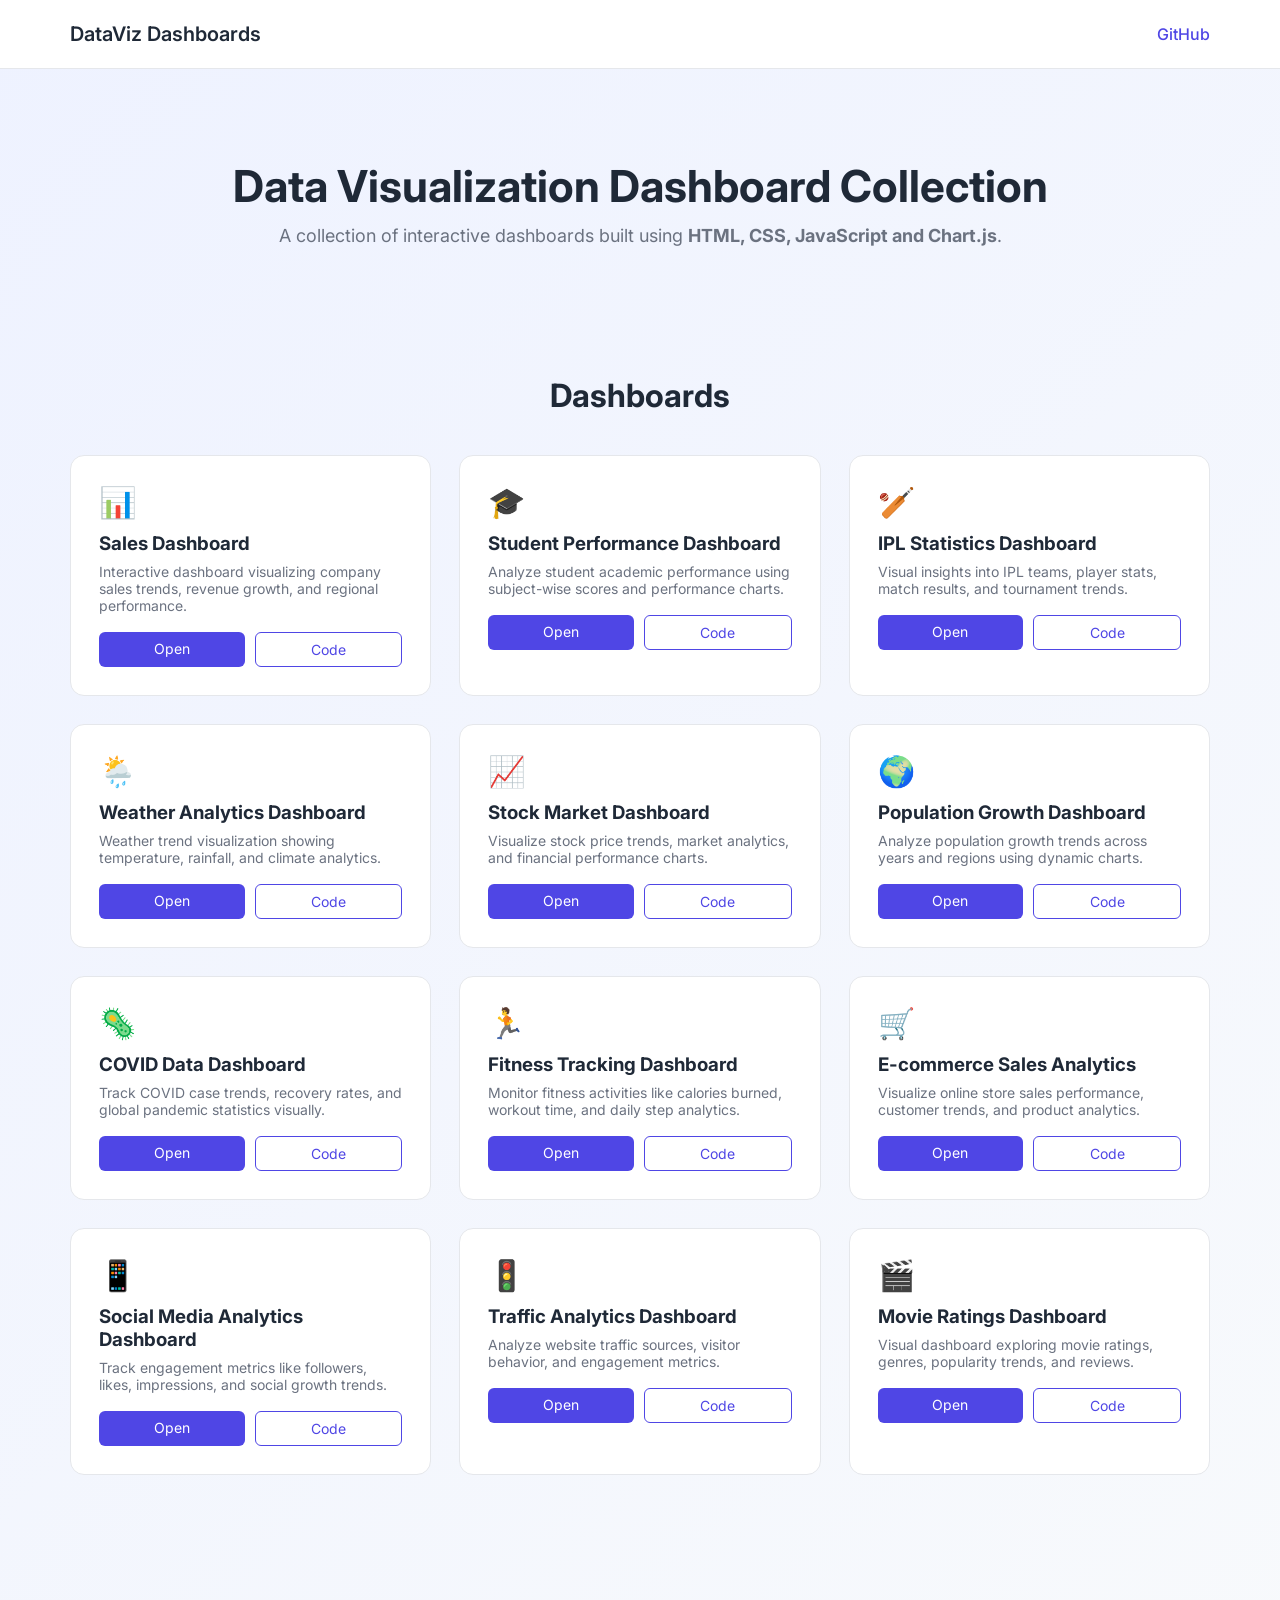
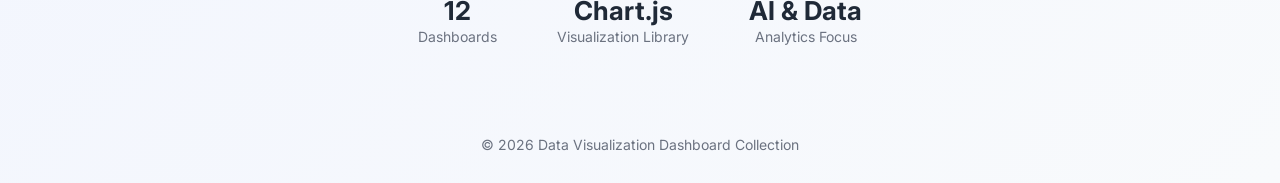
<file: index.html>
<!DOCTYPE html>
<html lang="en">
<head>

<meta charset="UTF-8">
<meta name="viewport" content="width=device-width, initial-scale=1.0">

<title>Data Visualization Dashboard Collection</title>

<link href="https://fonts.googleapis.com/css2?family=Inter:wght@400;500;600;700&display=swap" rel="stylesheet">

<link rel="stylesheet" href="style.css">

</head>

<body>

<header class="navbar">

<div class="logo">DataViz Dashboards</div>

<a href="https://github.com/KrushnaTaur/data-visualization-dashboard-collection" target="_blank">
GitHub
</a>

</header>

<section class="hero">

<h1>Data Visualization Dashboard Collection</h1>

<p>
A collection of interactive dashboards built using  
<strong>HTML, CSS, JavaScript and Chart.js</strong>.
</p>

</section>


<section class="dashboards">

<h2>Dashboards</h2>

<div id="dashboardGrid" class="dashboard-grid"></div>

</section>


<section class="stats">

<div class="stat-box">

<h3 id="dashboardCount">0</h3>
<span>Dashboards</span>

</div>

<div class="stat-box">

<h3>Chart.js</h3>
<span>Visualization Library</span>

</div>

<div class="stat-box">

<h3>AI & Data</h3>
<span>Analytics Focus</span>

</div>

</section>


<footer>

© 2026 Data Visualization Dashboard Collection

</footer>

<script src="script.js"></script>

</body>
</html>
</file>
<file: style.css>
*{
margin:0;
padding:0;
box-sizing:border-box;
font-family:'Inter',sans-serif;
}

body{
background:linear-gradient(135deg,#eef2ff,#f8fafc);
color:#1f2937;
}

/* navbar */

.navbar{
display:flex;
justify-content:space-between;
align-items:center;
padding:22px 70px;
background:white;
border-bottom:1px solid #e5e7eb;
}

.logo{
font-weight:600;
font-size:20px;
}

.navbar a{
text-decoration:none;
color:#4f46e5;
font-weight:500;
}


/* hero */

.hero{
text-align:center;
padding:90px 20px 70px;
}

.hero h1{
font-size:44px;
margin-bottom:12px;
}

.hero p{
font-size:18px;
color:#6b7280;
}


/* dashboards */

.dashboards{
padding:60px 70px;
}

.dashboards h2{
text-align:center;
margin-bottom:40px;
font-size:32px;
}

.dashboard-grid{
display:grid;
grid-template-columns:repeat(auto-fit,minmax(280px,1fr));
gap:28px;
}


/* card */

.dashboard-card{
background:white;
padding:28px;
border-radius:14px;
border:1px solid #e5e7eb;
transition:0.25s;
}

.dashboard-card:hover{
transform:translateY(-6px);
box-shadow:0 12px 30px rgba(0,0,0,0.08);
}

.dashboard-icon{
font-size:30px;
margin-bottom:12px;
}

.dashboard-card h3{
margin-bottom:8px;
}

.dashboard-card p{
font-size:14px;
color:#6b7280;
margin-bottom:18px;
}

.buttons{
display:flex;
gap:10px;
}

.btn{
flex:1;
text-align:center;
padding:8px;
border-radius:6px;
text-decoration:none;
font-size:14px;
}

.btn.live{
background:#4f46e5;
color:white;
}

.btn.code{
border:1px solid #4f46e5;
color:#4f46e5;
}


/* stats */

.stats{
display:flex;
justify-content:center;
gap:60px;
padding:60px 20px;
}

.stat-box{
text-align:center;
}

.stat-box h3{
font-size:26px;
}

.stat-box span{
font-size:14px;
color:#6b7280;
}


/* footer */

footer{
text-align:center;
padding:30px;
font-size:14px;
color:#6b7280;
}
</file>
